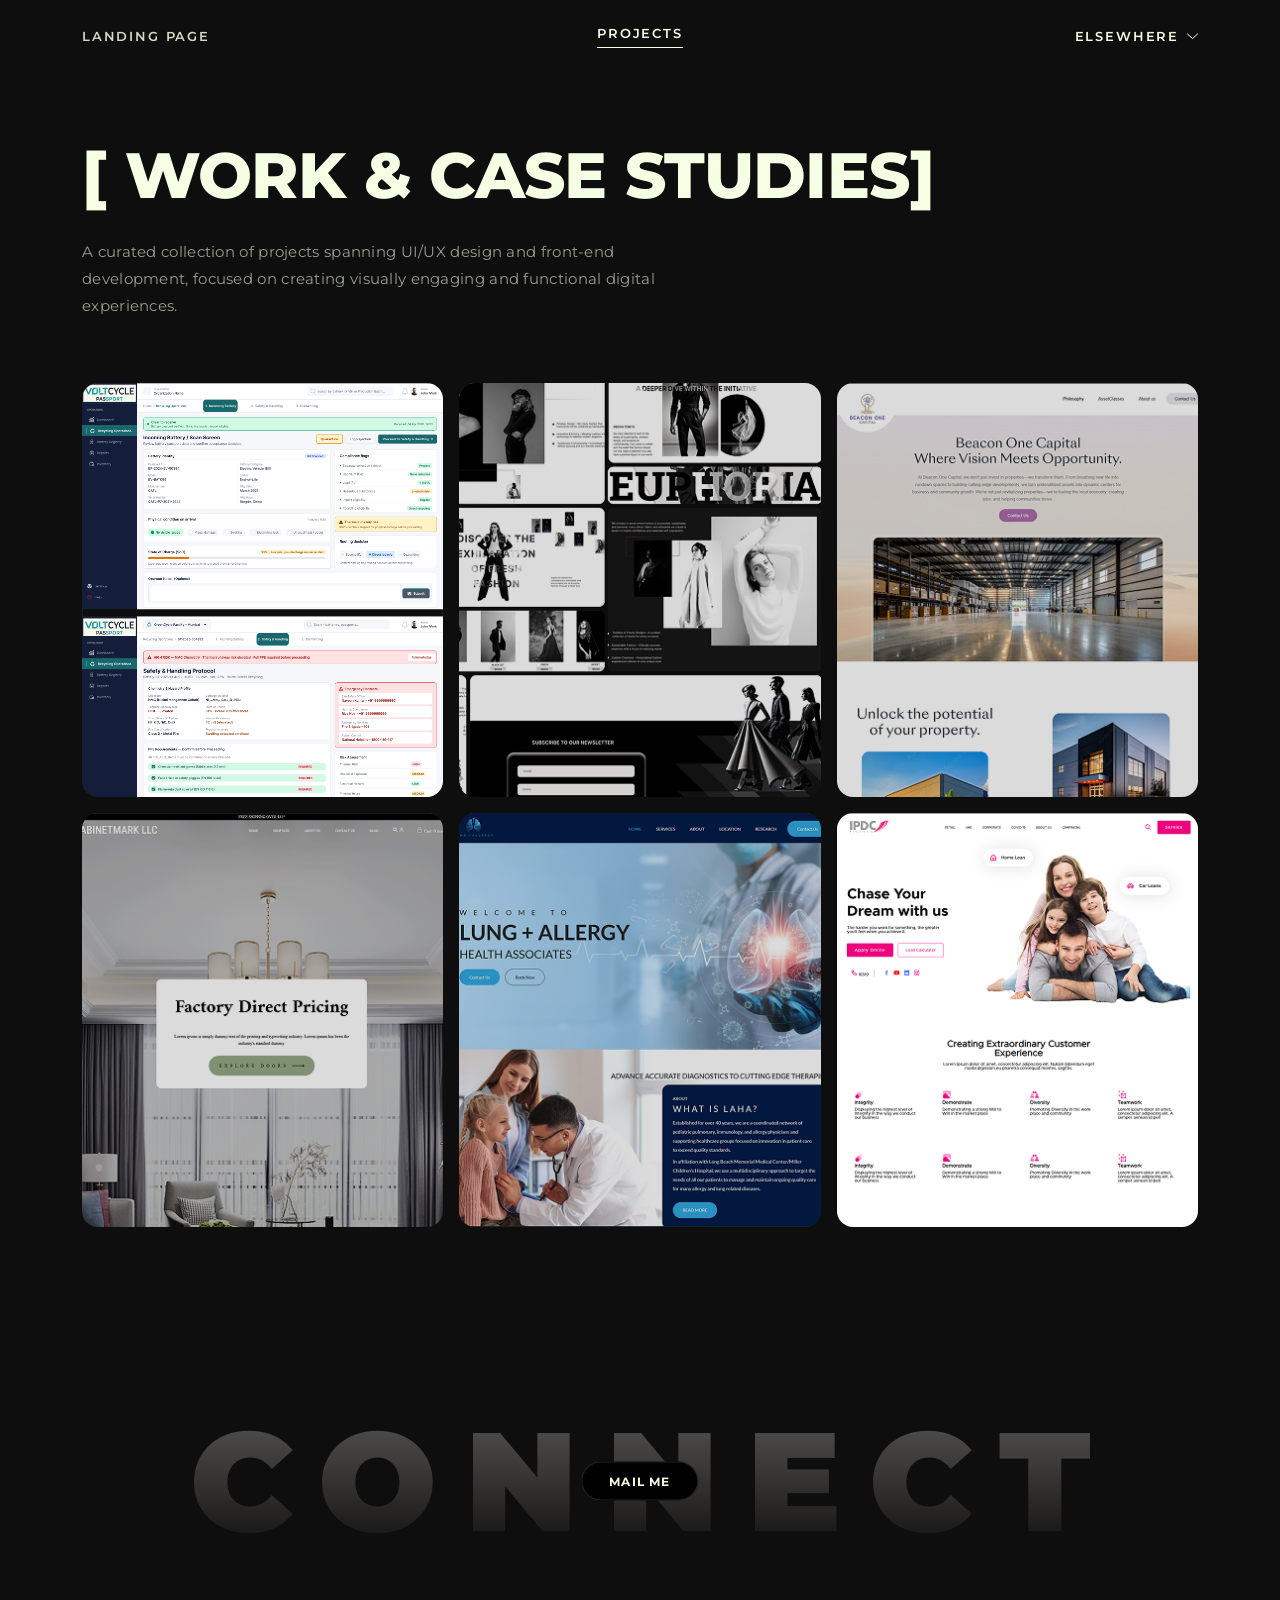
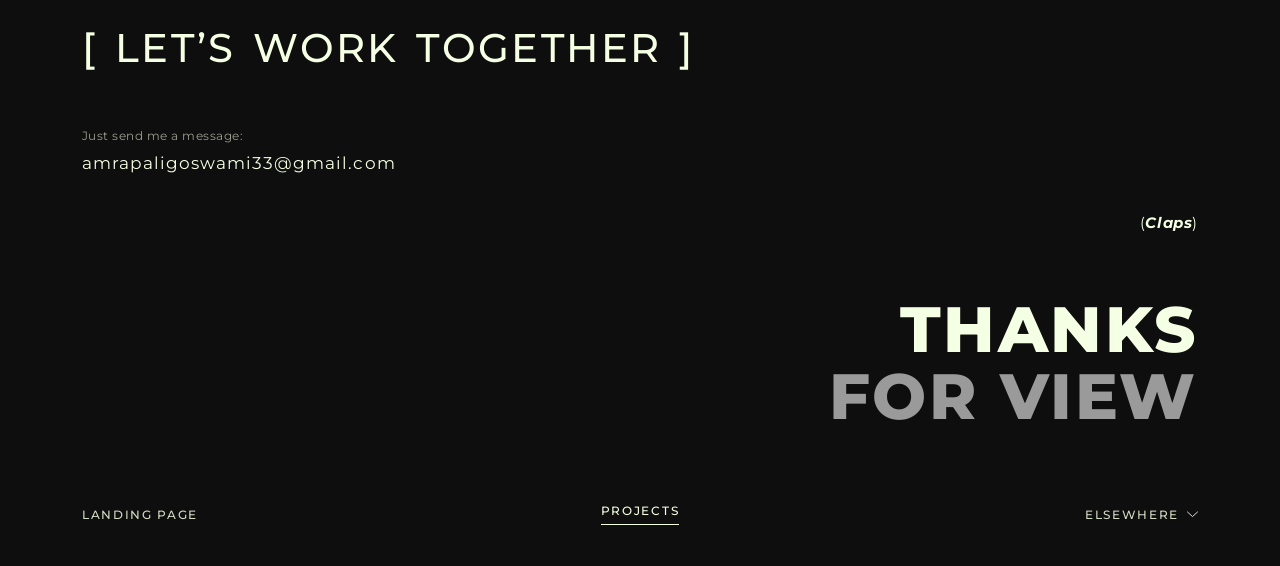
<file: project.html>
﻿<!doctype html>
<html lang="en">
  <head>
    <meta charset="UTF-8" />
    <meta name="viewport" content="width=device-width, initial-scale=1.0" />

    <!--custom css-->
    <link rel="stylesheet" href="./css/global.css" />
    <link rel="stylesheet" href="./css/project.css" />
    <title>Projects | Portfolio</title>
  </head>
  <body>
    <!-- header -->
    <header class="site-header">
      <div class="container header-inner">
        <nav class="site-nav" aria-label="Primary">
          <a href="./index.html" class="nav-link-home">Landing Page</a>
          <a href="./project.html" class="nav-link is-active">Projects</a>

          <div class="elsewhere">
            <button
              class="elsewhere-toggle"
              data-dropdown-toggle
              aria-expanded="false"
              aria-controls="elsewhereMenu"
            >
              Elsewhere
              <img src="./Assets/Images/chevron-down.svg" alt="" class="chevron" />
            </button>
            <ul class="elsewhere-menu" id="elsewhereMenu">
              <li><a href="https://www.linkedin.com/in/amrapali-goswami" target="_blank" rel="noopener">LinkedIn</a></li>
              <li><a href="https://www.behance.net/amrapaliportfolio" target="_blank" rel="noopener">Behance</a></li>
              <li><a href="https://github.com/Amrapali-27" target="_blank" rel="noopener">GitHub</a></li>
            </ul>
          </div>
        </nav>

        <button
          class="hamburger"
          id="hamburgerToggle"
          aria-label="Toggle menu"
          aria-expanded="false"
          aria-controls="mobileNav"
        >
          <span></span>
          <span></span>
          <span></span>
        </button>
      </div>

      <div class="mobile-nav" id="mobileNav">
        <nav class="mobile-nav-links">
          <a href="./index.html" class="mobile-nav-link">Landing Page</a>
          <a href="./project.html" class="mobile-nav-link">Projects</a>
          <a href="https://www.linkedin.com/in/amrapali-goswami" target="_blank" rel="noopener" class="mobile-nav-link">LinkedIn</a>
          <a href="https://www.behance.net/amrapaliportfolio" target="_blank" rel="noopener" class="mobile-nav-link">Behance</a>
          <a href="https://github.com/Amrapali-27" target="_blank" rel="noopener" class="mobile-nav-link">GitHub</a>
        </nav>
      </div>
    </header>

    <!-- case studies -->
    <section class="case-studies">
      <div class="container">
        <h1 class="case-studies-title">[ Work &amp; Case Studies]</h1>
        <p class="case-studies-intro">
          A curated collection of projects spanning UI/UX design and front-end development,
          focused on creating visually engaging and functional digital experiences.
        </p>

        <ul class="flip-grid">
          <li class="flip-card" tabindex="0">
            <div class="flip-card-inner">
              <div class="flip-card-front">
                <img src="./Assets/Images/voltcycle-banner.png" alt="VoltCycle Passport battery recycling operations platform dashboard" loading="lazy" />
              </div>
              <div class="flip-card-back" style="background-image: url('./Assets/Images/red.png')">
                <div class="flip-card-title-bar">
                  <h3>VoltCycle Passport</h3>
                </div>
                <div class="flip-card-body">
                  <div class="flip-card-section">
                    <span class="flip-card-label">About the Project</span>
                    <p>
                      Designed a battery recycling operations platform that helps recyclers
                      inspect incoming batteries, manage safety risks, and track dismantling
                      workflows through a compliance-focused interface.
                    </p>
                  </div>
                  <div class="flip-card-section">
                    <span class="flip-card-label">Tools</span>
                    <p>Figma, HTML, CSS, JavaScript</p>
                  </div>
                  <a href="./VoltCycle.html" class="flip-card-btn" aria-label="Click here to view the VoltCycle case study">Click Here</a>
                </div>
              </div>
            </div>
          </li>

          <li class="flip-card flip-card--light" tabindex="0">
            <div class="flip-card-inner">
              <div class="flip-card-front">
                <img src="./Assets/Images/Aura1.png" alt="Aura fashion editorial and Euphoria collection layout" loading="lazy" />
              </div>
              <div class="flip-card-back" style="background-image: url('./Assets/Images/Aura2.png')">
                <div class="flip-card-title-bar">
                  <h3>Aura</h3>
                </div>
                <div class="flip-card-body">
                  <div class="flip-card-section">
                    <span class="flip-card-label">About the Project</span>
                    <p>
                      Designed and developed a modern fashion web experience focused on visual
                      storytelling, clean layouts, and an immersive, editorial-style user
                      interface.
                    </p>
                  </div>
                  <div class="flip-card-section">
                    <span class="flip-card-label">Tools</span>
                    <p>Figma, HTML, CSS, Bootstrap, JavaScript</p>
                  </div>
                  <a href="./Aura.html" class="flip-card-btn" aria-label="Click here to view the Aura case study">Click Here</a>
                </div>
              </div>
            </div>
          </li>

          <li class="flip-card" tabindex="0">
            <div class="flip-card-inner">
              <div class="flip-card-front">
                <img src="./Assets/Images/beacon1.png" alt="BeaconOne Capital commercial real estate homepage" loading="lazy" />
              </div>
              <div class="flip-card-back" style="background-image: url('./Assets/Images/brown.png')">
                <div class="flip-card-title-bar">
                  <h3>BeaconOne</h3>
                </div>
                <div class="flip-card-body">
                  <div class="flip-card-section">
                    <span class="flip-card-label">About the Project</span>
                    <p>
                      Developed a structured and responsive website emphasizing clarity,
                      usability, and seamless front-end implementation.
                    </p>
                  </div>
                  <div class="flip-card-section">
                    <span class="flip-card-label">Tools</span>
                    <p>Figma, HTML, CSS, Bootstrap, JavaScript</p>
                  </div>
                </div>
              </div>
            </div>
          </li>

          <li class="flip-card" tabindex="0">
            <div class="flip-card-inner">
              <div class="flip-card-front">
                <img src="./Assets/Images/cabinetmark.png" alt="CabinetMark LLC factory direct pricing homepage" loading="lazy" />
              </div>
              <div class="flip-card-back" style="background-image: url('./Assets/Images/green.png')">
                <div class="flip-card-title-bar">
                  <h3>CabinetMark LLC</h3>
                </div>
                <div class="flip-card-body">
                  <div class="flip-card-section">
                    <span class="flip-card-label">About the Project</span>
                    <p>
                      Designed and developed a responsive business website for CabinetMark LLC,
                      focusing on clear service presentation, structured layout, and a
                      professional user experience.
                    </p>
                  </div>
                  <div class="flip-card-section">
                    <span class="flip-card-label">Tools</span>
                    <p>Figma, HTML, CSS, Bootstrap, JavaScript</p>
                  </div>
                </div>
              </div>
            </div>
          </li>

          <li class="flip-card" tabindex="0">
            <div class="flip-card-inner">
              <div class="flip-card-front">
                <img src="./Assets/Images/lungallergy.png" alt="Lung + Allergy Health Associates homepage" loading="lazy" />
              </div>
              <div class="flip-card-back" style="background-image: url('./Assets/Images/blue.png')">
                <div class="flip-card-title-bar">
                  <h3>Lung Allergy</h3>
                </div>
                <div class="flip-card-body">
                  <div class="flip-card-section">
                    <span class="flip-card-label">About the Project</span>
                    <p>
                      Designed a responsive website focused on spreading awareness about lung
                      allergies, with a clear layout, informative content, and easy navigation
                      for users.
                    </p>
                  </div>
                  <div class="flip-card-section">
                    <span class="flip-card-label">Tools</span>
                    <p>Figma, HTML, CSS, Bootstrap, JavaScript</p>
                  </div>
                </div>
              </div>
            </div>
          </li>

          <li class="flip-card" tabindex="0">
            <div class="flip-card-inner">
              <div class="flip-card-front">
                <img src="./Assets/Images/ipdc.png" alt="IPDC personal development homepage" loading="lazy" />
              </div>
              <div class="flip-card-back" style="background-image: url('./Assets/Images/pink.png')">
                <div class="flip-card-title-bar">
                  <h3>IPDC</h3>
                </div>
                <div class="flip-card-body">
                  <div class="flip-card-section">
                    <span class="flip-card-label">About the Project</span>
                    <p>
                      Designed a responsive website for IPDC to present structured personal
                      development content through a clean, intuitive, and user-friendly
                      interface.
                    </p>
                  </div>
                  <div class="flip-card-section">
                    <span class="flip-card-label">Tools</span>
                    <p>Figma, HTML, CSS, JavaScript</p>
                  </div>
                </div>
              </div>
            </div>
          </li>
        </ul>
      </div>
    </section>

    <!-- footer -->
    <footer class="site-footer">
      <div class="container">
        <div class="footer-connect">
          <span class="footer-watermark" aria-hidden="true">Connect</span>
          <a href="mailto:amrapaligoswami33@gmail.com" class="btn-mail">Mail Me</a>
        </div>

        <h2 class="footer-title">[ Let&rsquo;s Work Together ]</h2>

        <div class="footer-contact">
          <span class="footer-contact-label">Just send me a message:</span>
          <a href="mailto:amrapaligoswami33@gmail.com" class="footer-email">amrapaligoswami33@gmail.com</a>
        </div>

        <div class="footer-signoff">
          <span class="footer-claps">(<em>Claps</em>)</span>
          <p class="footer-thanks">
            <span>Thanks</span>
            <span class="footer-thanks-muted">For View</span>
          </p>
        </div>

        <nav class="footer-nav" aria-label="Footer">
          <a href="./index.html" class="footer-link">Landing Page</a>
          <a href="./project.html" class="footer-link is-active">Projects</a>

          <div class="footer-dropdown">
            <button
              class="footer-link footer-dropdown-toggle"
              data-dropdown-toggle
              aria-expanded="false"
              aria-controls="footerElsewhereMenu"
            >
              Elsewhere
              <img src="./Assets/Images/chevron-down.svg" alt="" class="chevron" />
            </button>
            <ul class="footer-menu" id="footerElsewhereMenu">
              <li><a href="https://www.linkedin.com/in/amrapali-goswami" target="_blank" rel="noopener">LinkedIn</a></li>
              <li><a href="https://www.behance.net/amrapaliportfolio" target="_blank" rel="noopener">Behance</a></li>
              <li><a href="https://github.com/Amrapali-27" target="_blank" rel="noopener">GitHub</a></li>
            </ul>
          </div>
        </nav>
      </div>
    </footer>

    <!-- Custom JS -->
    <script src="./js/script.js"></script>
  </body>
</html>
</file>
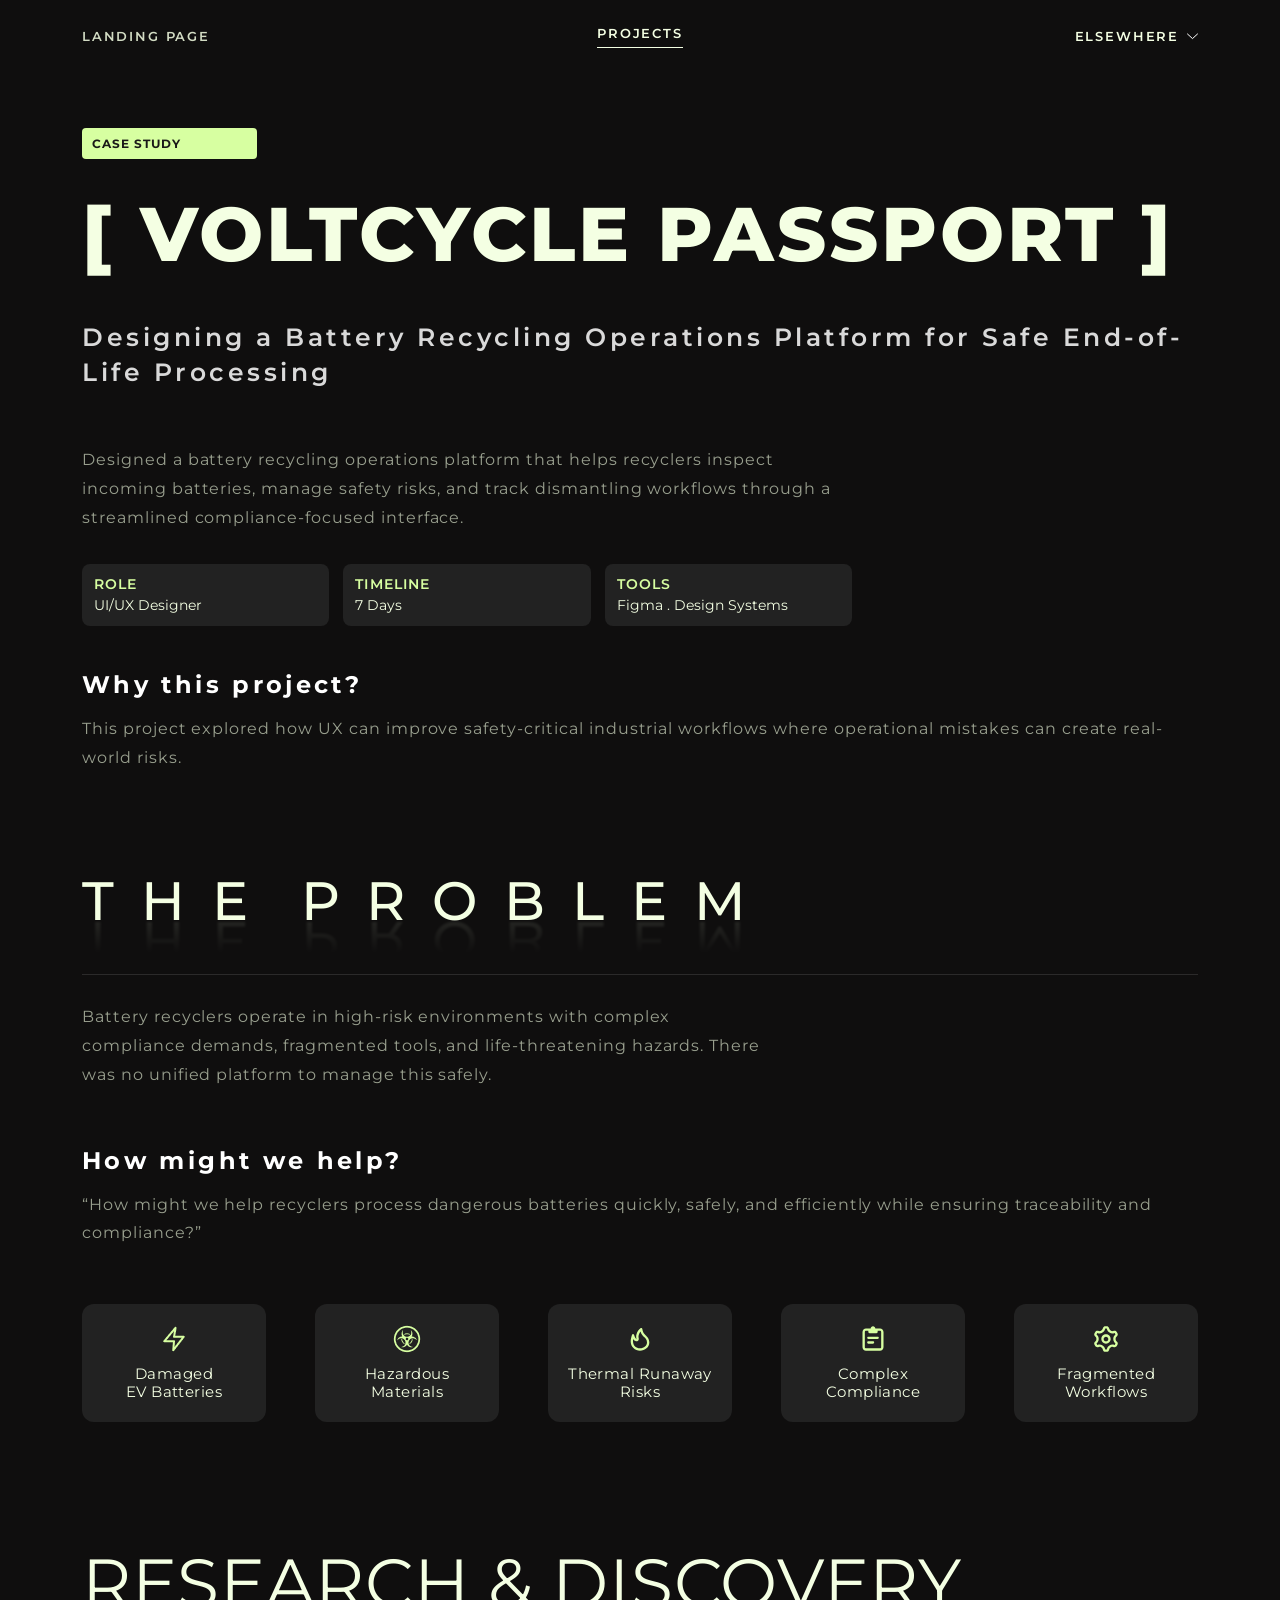
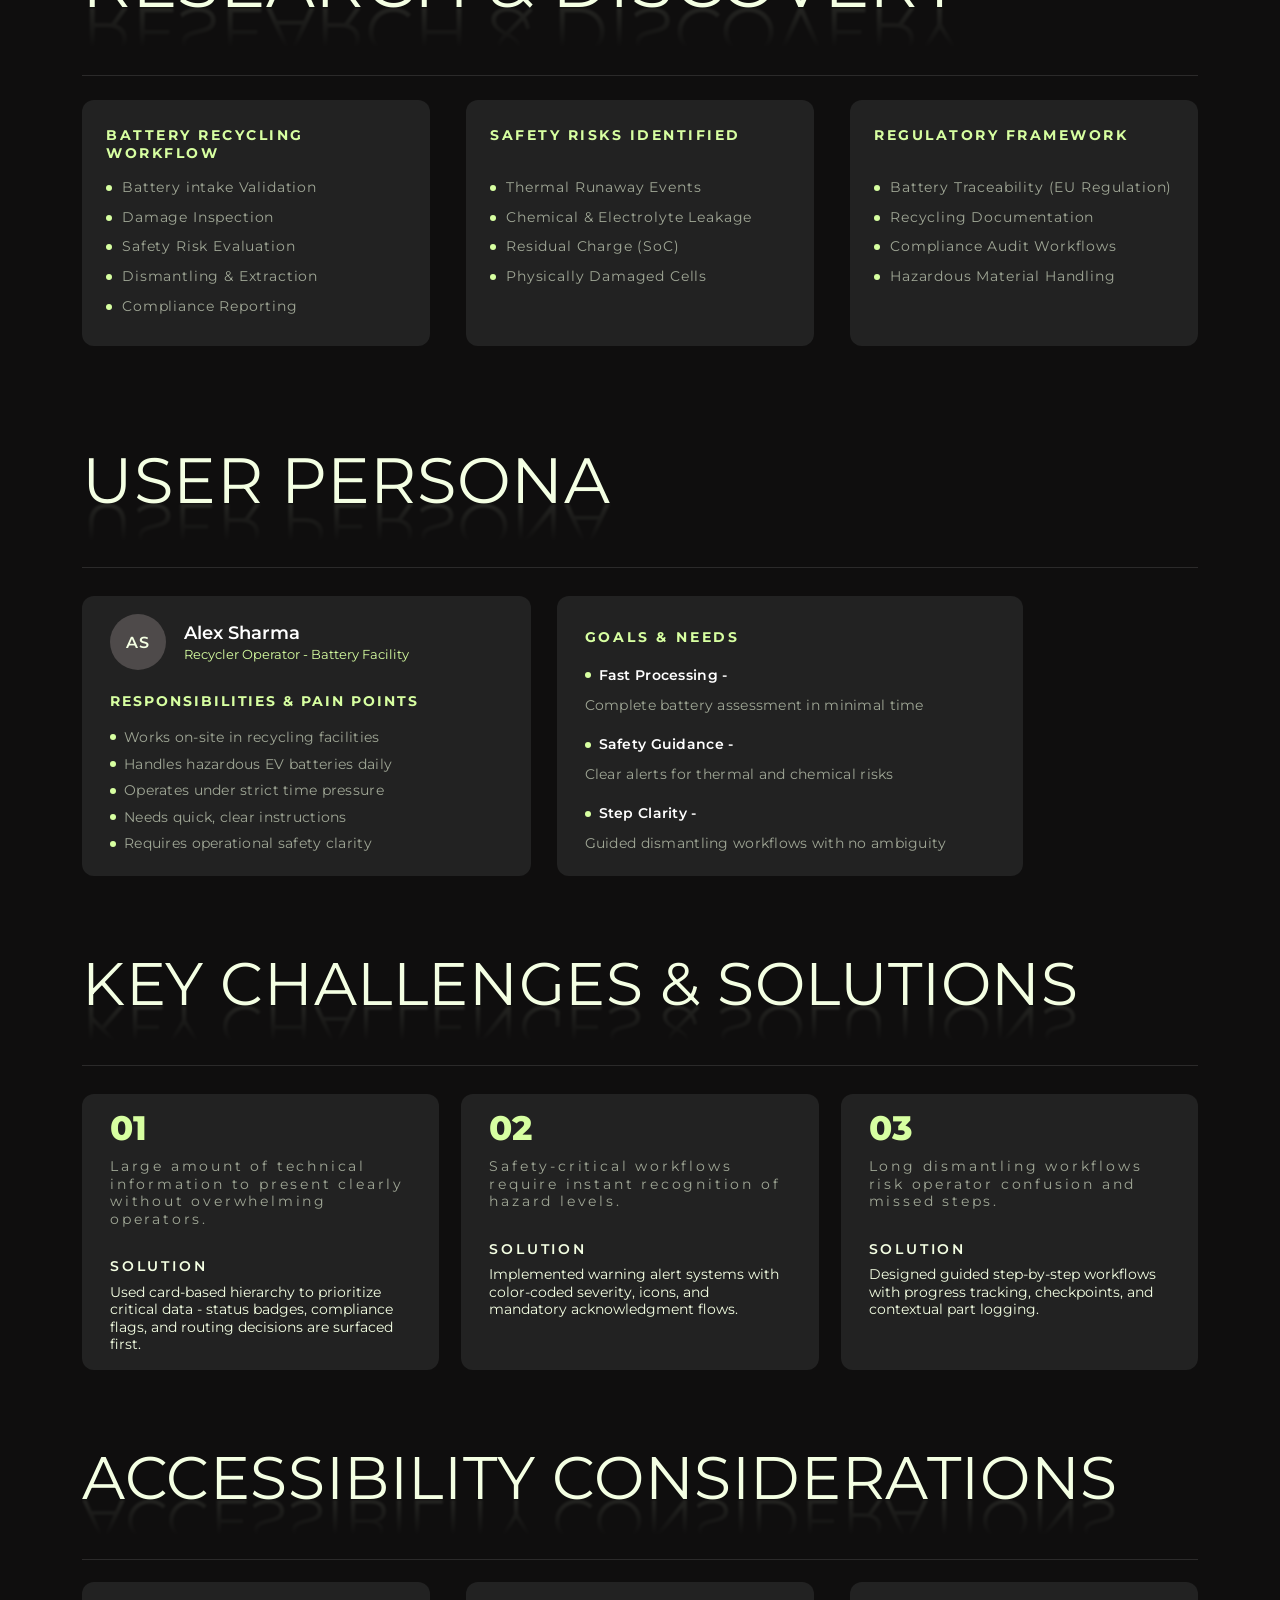
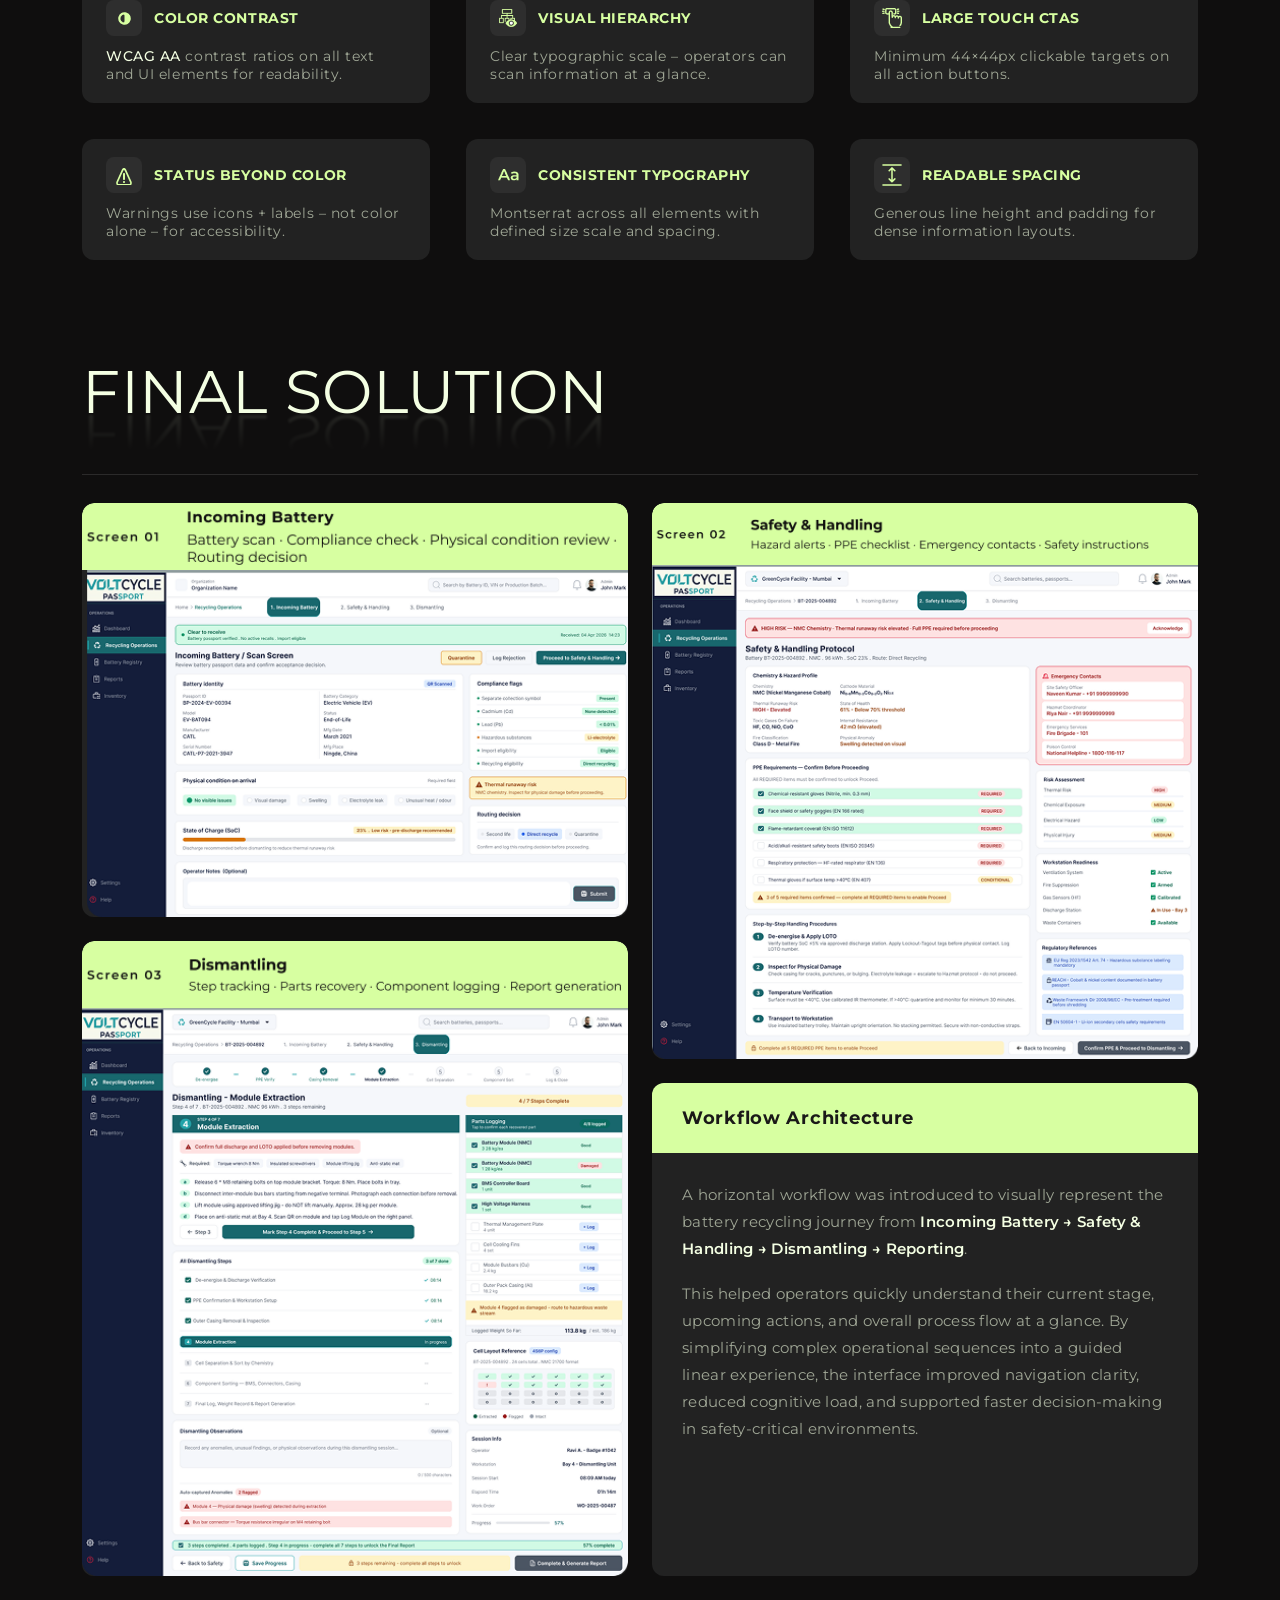
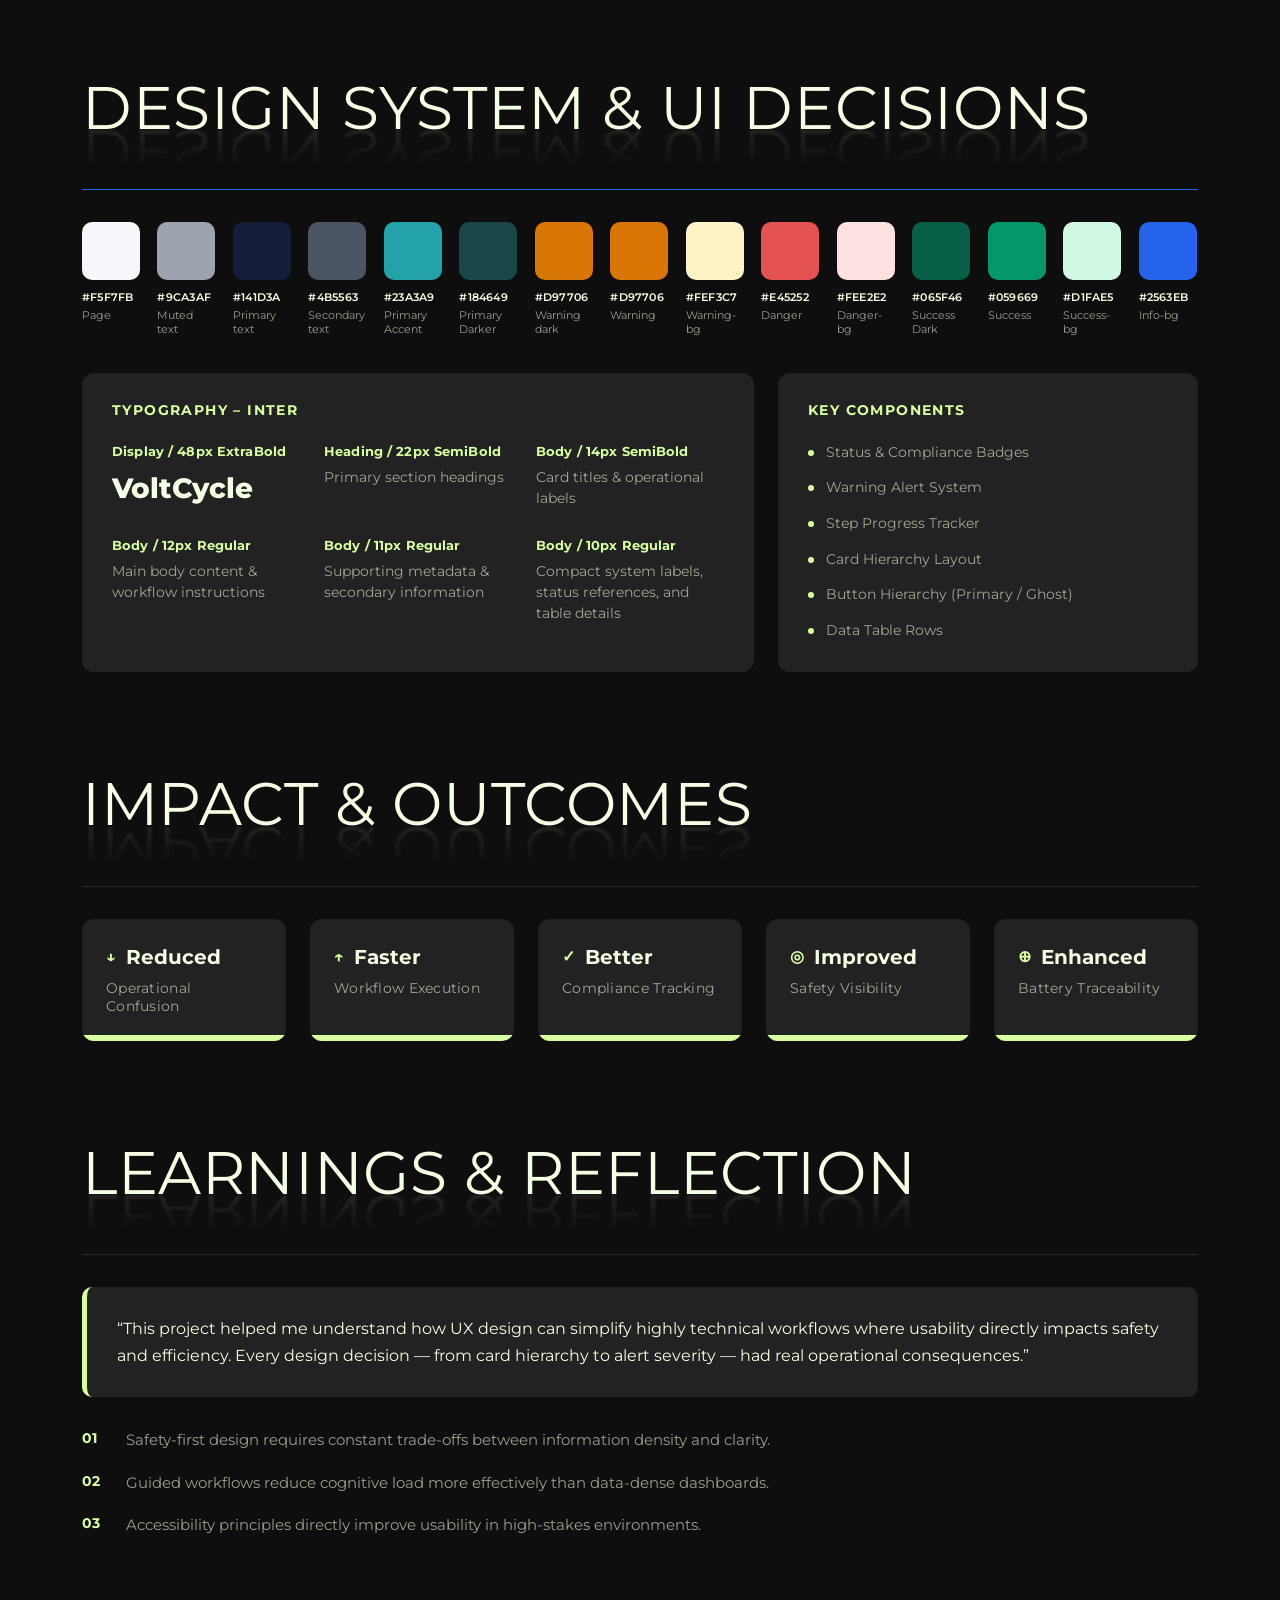
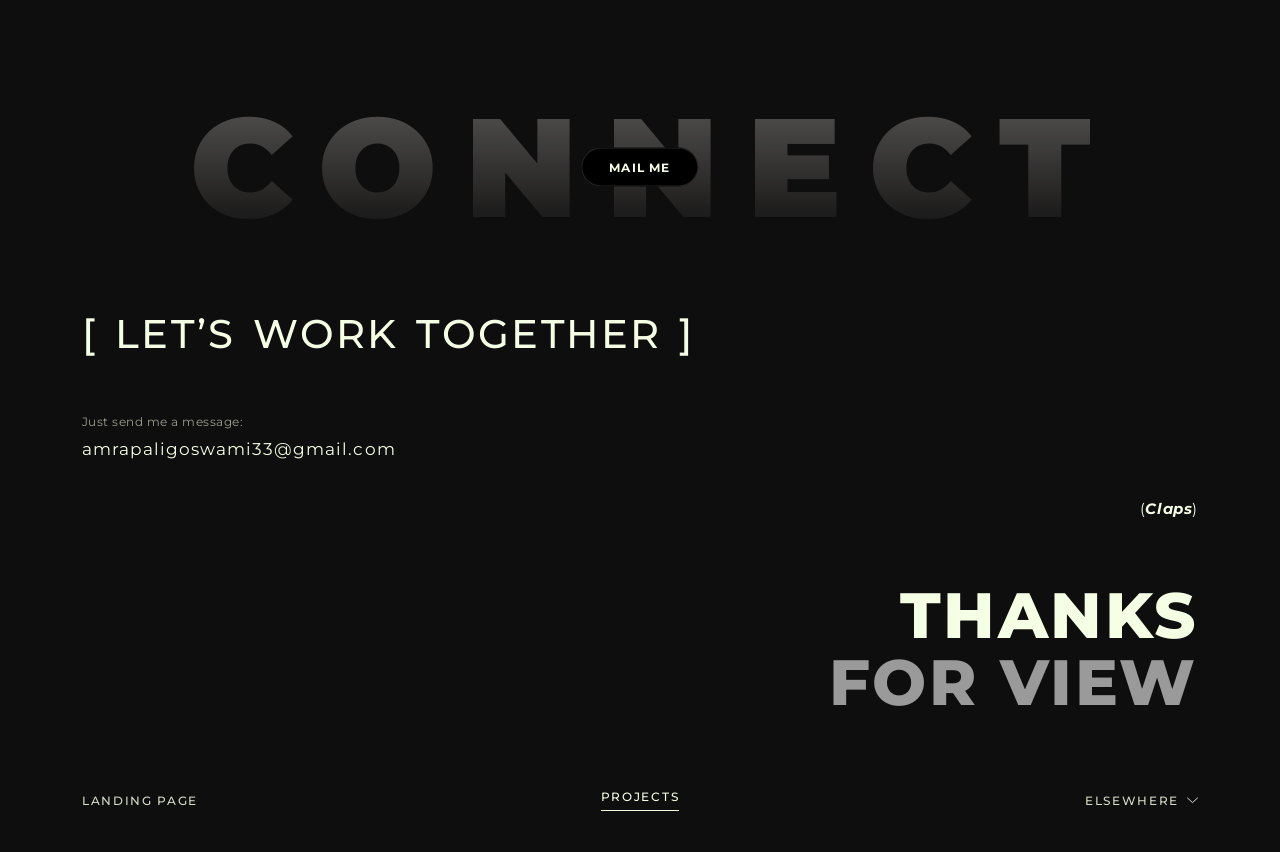
<file: VoltCycle.html>
﻿<!doctype html>
<html lang="en">
  <head>
    <meta charset="UTF-8" />
    <meta name="viewport" content="width=device-width, initial-scale=1.0" />

    <!--custom css-->
    <link rel="stylesheet" href="./css/global.css" />
    <link rel="stylesheet" href="./css/VoltCycle.css" />
    <title>VoltCycle Passport | Case Study</title>
  </head>
  <body>
    <!-- header -->
    <header class="site-header">
      <div class="container header-inner">
        <nav class="site-nav" aria-label="Primary">
          <a href="./index.html" class="nav-link-home">Landing Page</a>
          <a href="./project.html" class="nav-link is-active">Projects</a>

          <div class="elsewhere">
            <button
              class="elsewhere-toggle"
              data-dropdown-toggle
              aria-expanded="false"
              aria-controls="elsewhereMenu"
            >
              Elsewhere
              <img src="./Assets/Images/chevron-down.svg" alt="" class="chevron" />
            </button>
            <ul class="elsewhere-menu" id="elsewhereMenu">
              <li><a href="https://www.linkedin.com/in/amrapali-goswami" target="_blank" rel="noopener">LinkedIn</a></li>
              <li><a href="https://www.behance.net/amrapaliportfolio" target="_blank" rel="noopener">Behance</a></li>
              <li><a href="https://github.com/Amrapali-27" target="_blank" rel="noopener">GitHub</a></li>
            </ul>
          </div>
        </nav>

        <button
          class="hamburger"
          id="hamburgerToggle"
          aria-label="Toggle menu"
          aria-expanded="false"
          aria-controls="mobileNav"
        >
          <span></span>
          <span></span>
          <span></span>
        </button>
      </div>

      <div class="mobile-nav" id="mobileNav">
        <nav class="mobile-nav-links">
          <a href="./index.html" class="mobile-nav-link">Landing Page</a>
          <a href="./project.html" class="mobile-nav-link">Projects</a>
          <a href="https://www.linkedin.com/in/amrapali-goswami" target="_blank" rel="noopener" class="mobile-nav-link">LinkedIn</a>
          <a href="https://www.behance.net/amrapaliportfolio" target="_blank" rel="noopener" class="mobile-nav-link">Behance</a>
          <a href="https://github.com/Amrapali-27" target="_blank" rel="noopener" class="mobile-nav-link">GitHub</a>
        </nav>
      </div>
    </header>

    <!-- banner -->
    <section class="case-study-hero">
      <div class="container">
        <span class="case-study-badge reveal">Case Study</span>

        <h1 class="case-study-title reveal">[ VoltCycle Passport ]</h1>

        <p class="case-study-subtitle reveal">
          Designing a Battery Recycling Operations Platform for Safe End-of-Life Processing
        </p>

        <p class="case-study-desc reveal">
          Designed a battery recycling operations platform that helps recyclers inspect
          incoming batteries, manage safety risks, and track dismantling workflows through a
          streamlined compliance-focused interface.
        </p>

        <ul class="case-study-meta reveal-group">
          <li class="reveal">
            <span>Role</span>
            UI/UX Designer
          </li>
          <li class="reveal">
            <span>Timeline</span>
            7 Days
          </li>
          <li class="reveal">
            <span>Tools</span>
            Figma . Design Systems
          </li>
        </ul>

        <h2 class="case-study-why reveal">Why this project?</h2>
        <p class="case-study-why-text reveal">
          This project explored how UX can improve safety-critical industrial workflows where
          operational mistakes can create real-world risks.
        </p>
      </div>
    </section>

    <!-- the problem -->
    <section class="problem">
      <div class="container">
        <h2 class="section-title section-title--spaced reveal" data-text="The Problem">The Problem</h2>

        <p class="case-study-desc problem-copy reveal">
          Battery recyclers operate in high-risk environments with complex compliance demands,
          fragmented tools, and life-threatening hazards. There was no unified platform to
          manage this safely.
        </p>

        <h3 class="case-study-why problem-help reveal">How might we help?</h3>
        <p class="case-study-why-text reveal">
          &ldquo;How might we help recyclers process dangerous batteries quickly, safely, and
          efficiently while ensuring traceability and compliance?&rdquo;
        </p>

        <ul class="problem-cards reveal-group">
          <li class="reveal"><img src="./Assets/Images/help1.png" alt="" />Damaged<br />EV Batteries</li>
          <li class="reveal"><img src="./Assets/Images/help2.png" alt="" />Hazardous<br />Materials</li>
          <li class="reveal"><img src="./Assets/Images/help3.svg" alt="" />Thermal Runaway<br />Risks</li>
          <li class="reveal"><img src="./Assets/Images/help4.svg" alt="" />Complex<br />Compliance</li>
          <li class="reveal"><img src="./Assets/Images/help5.svg" alt="" />Fragmented<br />Workflows</li>
        </ul>
      </div>
    </section>

    <!-- research and discovery -->
    <section class="research">
      <div class="container">
        <h2 class="section-title section-title--tight reveal" data-text="Research &amp; Discovery">Research &amp; Discovery</h2>

        <div class="research-cards reveal-group">
          <div class="research-card reveal">
            <h3>Battery Recycling Workflow</h3>
            <ul>
              <li>Battery intake Validation</li>
              <li>Damage Inspection</li>
              <li>Safety Risk Evaluation</li>
              <li>Dismantling &amp; Extraction</li>
              <li>Compliance Reporting</li>
            </ul>
          </div>

          <div class="research-card reveal">
            <h3>Safety Risks Identified</h3>
            <ul>
              <li>Thermal Runaway Events</li>
              <li>Chemical &amp; Electrolyte Leakage</li>
              <li>Residual Charge (SoC)</li>
              <li>Physically Damaged Cells</li>
            </ul>
          </div>

          <div class="research-card reveal">
            <h3>Regulatory Framework</h3>
            <ul>
              <li>Battery Traceability (EU Regulation)</li>
              <li>Recycling Documentation</li>
              <li>Compliance Audit Workflows</li>
              <li>Hazardous Material Handling</li>
            </ul>
          </div>
        </div>
      </div>
    </section>

    <!-- user persona -->
    <section class="persona">
      <div class="container">
        <h2 class="section-title section-title--compact reveal" data-text="User Persona">User Persona</h2>

        <div class="persona-cards reveal-group">
          <div class="persona-card reveal">
            <div class="persona-head">
              <div class="persona-avatar" aria-hidden="true">AS</div>
              <div>
                <h3>Alex Sharma</h3>
                <p>Recycler Operator - Battery Facility</p>
              </div>
            </div>

            <h4>Responsibilities &amp; Pain Points</h4>
            <ul class="persona-list">
              <li>Works on-site in recycling facilities</li>
              <li>Handles hazardous EV batteries daily</li>
              <li>Operates under strict time pressure</li>
              <li>Needs quick, clear instructions</li>
              <li>Requires operational safety clarity</li>
            </ul>
          </div>

          <div class="persona-card reveal">
            <h4 class="persona-goals-title">Goals &amp; Needs</h4>
            <ul class="persona-goals">
              <li><strong>Fast Processing -</strong>Complete battery assessment in minimal time</li>
              <li><strong>Safety Guidance -</strong>Clear alerts for thermal and chemical risks</li>
              <li><strong>Step Clarity -</strong>Guided dismantling workflows with no ambiguity</li>
            </ul>
          </div>
        </div>
      </div>
    </section>

    <!-- key challenges -->
    <section class="challenges">
      <div class="container">
        <h2 class="section-title section-title--long reveal" data-text="Key Challenges &amp; Solutions">Key Challenges &amp; Solutions</h2>

        <div class="challenge-cards reveal-group">
          <div class="challenge-card reveal">
            <span class="challenge-number">01</span>
            <p class="challenge-text">
              Large amount of technical information to present clearly without overwhelming
              operators.
            </p>
            <h3>Solution</h3>
            <p>
              Used card-based hierarchy to prioritize critical data - status badges, compliance
              flags, and routing decisions are surfaced first.
            </p>
          </div>

          <div class="challenge-card reveal">
            <span class="challenge-number">02</span>
            <p class="challenge-text">
              Safety-critical workflows require instant recognition of hazard levels.
            </p>
            <h3>Solution</h3>
            <p>
              Implemented warning alert systems with color-coded severity, icons, and mandatory
              acknowledgment flows.
            </p>
          </div>

          <div class="challenge-card reveal">
            <span class="challenge-number">03</span>
            <p class="challenge-text">
              Long dismantling workflows risk operator confusion and missed steps.
            </p>
            <h3>Solution</h3>
            <p>
              Designed guided step-by-step workflows with progress tracking, checkpoints, and
              contextual part logging.
            </p>
          </div>
        </div>
      </div>
    </section>

    <!-- accessibility -->
    <section class="accessibility">
      <div class="container">
        <h2 class="section-title section-title--long reveal" data-text="Accessibility Considerations">Accessibility Considerations</h2>

        <div class="access-cards reveal-group">
          <div class="access-card reveal">
            <h3><span><img src="./Assets/Images/mask.png" alt="" /></span>Color Contrast</h3>
            <p><strong>WCAG AA</strong> contrast ratios on all text and UI elements for readability.</p>
          </div>
          <div class="access-card reveal">
            <h3><span><img src="./Assets/Images/visual-organization 1.png" alt="" /></span>Visual Hierarchy</h3>
            <p>Clear typographic scale &ndash; operators can scan information at a glance.</p>
          </div>
          <div class="access-card reveal">
            <h3><span><img src="./Assets/Images/press 1.png" alt="" /></span>Large Touch CTAs</h3>
            <p>Minimum 44&times;44px clickable targets on all action buttons.</p>
          </div>
          <div class="access-card reveal">
            <h3><span><img src="./Assets/Images/light.svg" alt="" /></span>Status Beyond Color</h3>
            <p>Warnings use icons + labels &ndash; not color alone &ndash; for accessibility.</p>
          </div>
          <div class="access-card reveal">
            <h3><span><img src="./Assets/Images/Aa.png" alt="" /></span>Consistent Typography</h3>
            <p>Montserrat across all elements with defined size scale and spacing.</p>
          </div>
          <div class="access-card reveal">
            <h3><span><img src="./Assets/Images/pharagraphspacing.png" alt="" /></span>Readable Spacing</h3>
            <p>Generous line height and padding for dense information layouts.</p>
          </div>
        </div>
      </div>
    </section>

    <!-- final solution -->
    <section class="solution">
      <div class="container">
        <h2 class="section-title section-title--long reveal" data-text="Final Solution">Final Solution</h2>

        <div class="solution-grid">
          <div class="solution-col">
            <div class="solution-card reveal">
              <img
                class="solution-shot"
                src="./Assets/Images/solution1.png"
                alt="Screen 01 - Incoming Battery: battery scan, compliance check, physical condition review, routing decision"
              />
            </div>
            <div class="solution-card reveal">
              <img
                class="solution-shot"
                src="./Assets/Images/solution3.png"
                alt="Screen 03 - Dismantling: step tracking, parts recovery, component logging, report generation"
              />
            </div>
          </div>

          <div class="solution-col">
            <div class="solution-card reveal">
              <img
                class="solution-shot"
                src="./Assets/Images/solution2.png"
                alt="Screen 02 - Safety &amp; Handling: hazard alerts, PPE checklist, emergency contacts, safety instructions"
              />
            </div>

            <div class="solution-workflow reveal">
              <div class="solution-workflow-header">
                <h3>Workflow Architecture</h3>
              </div>
              <div class="solution-workflow-body">
                <p>
                  A horizontal workflow was introduced to visually represent the battery recycling
                  journey from
                  <strong>Incoming Battery &rarr; Safety &amp; Handling &rarr; Dismantling &rarr; Reporting</strong>.
                </p>
                <p>
                  This helped operators quickly understand their current stage, upcoming actions, and
                  overall process flow at a glance. By simplifying complex operational sequences into
                  a guided linear experience, the interface improved navigation clarity, reduced
                  cognitive load, and supported faster decision-making in safety-critical
                  environments.
                </p>
              </div>
            </div>
          </div>
        </div>
      </div>
    </section>

    <!-- design system -->
    <section class="design-system">
      <div class="container">
        <h2
          class="section-title section-title--long section-title--accent reveal"
          data-text="Design System &amp; UI Decisions"
        >
          Design System &amp; UI Decisions
        </h2>

        <div class="ds-swatches reveal">
          <div class="ds-swatch">
            <span class="ds-swatch-color" style="background: #f5f7fb; --i: 0"></span>
            <span class="ds-swatch-hex">#F5F7FB</span>
            <span class="ds-swatch-label">Page</span>
          </div>
          <div class="ds-swatch">
            <span class="ds-swatch-color" style="background: #9ca3af; --i: 1"></span>
            <span class="ds-swatch-hex">#9CA3AF</span>
            <span class="ds-swatch-label">Muted text</span>
          </div>
          <div class="ds-swatch">
            <span class="ds-swatch-color" style="background: #141d3a; --i: 2"></span>
            <span class="ds-swatch-hex">#141D3A</span>
            <span class="ds-swatch-label">Primary text</span>
          </div>
          <div class="ds-swatch">
            <span class="ds-swatch-color" style="background: #4b5563; --i: 3"></span>
            <span class="ds-swatch-hex">#4B5563</span>
            <span class="ds-swatch-label">Secondary text</span>
          </div>
          <div class="ds-swatch">
            <span class="ds-swatch-color" style="background: #23a3a9; --i: 4"></span>
            <span class="ds-swatch-hex">#23A3A9</span>
            <span class="ds-swatch-label">Primary Accent</span>
          </div>
          <div class="ds-swatch">
            <span class="ds-swatch-color" style="background: #184649; --i: 5"></span>
            <span class="ds-swatch-hex">#184649</span>
            <span class="ds-swatch-label">Primary Darker</span>
          </div>
          <div class="ds-swatch">
            <span class="ds-swatch-color" style="background: #d97706; --i: 6"></span>
            <span class="ds-swatch-hex">#D97706</span>
            <span class="ds-swatch-label">Warning dark</span>
          </div>
          <div class="ds-swatch">
            <span class="ds-swatch-color" style="background: #d97706; --i: 7"></span>
            <span class="ds-swatch-hex">#D97706</span>
            <span class="ds-swatch-label">Warning</span>
          </div>
          <div class="ds-swatch">
            <span class="ds-swatch-color" style="background: #fef3c7; --i: 8"></span>
            <span class="ds-swatch-hex">#FEF3C7</span>
            <span class="ds-swatch-label">Warning-bg</span>
          </div>
          <div class="ds-swatch">
            <span class="ds-swatch-color" style="background: #e45252; --i: 9"></span>
            <span class="ds-swatch-hex">#E45252</span>
            <span class="ds-swatch-label">Danger</span>
          </div>
          <div class="ds-swatch">
            <span class="ds-swatch-color" style="background: #fee2e2; --i: 10"></span>
            <span class="ds-swatch-hex">#FEE2E2</span>
            <span class="ds-swatch-label">Danger-bg</span>
          </div>
          <div class="ds-swatch">
            <span class="ds-swatch-color" style="background: #065f46; --i: 11"></span>
            <span class="ds-swatch-hex">#065F46</span>
            <span class="ds-swatch-label">Success Dark</span>
          </div>
          <div class="ds-swatch">
            <span class="ds-swatch-color" style="background: #059669; --i: 12"></span>
            <span class="ds-swatch-hex">#059669</span>
            <span class="ds-swatch-label">Success</span>
          </div>
          <div class="ds-swatch">
            <span class="ds-swatch-color" style="background: #d1fae5; --i: 13"></span>
            <span class="ds-swatch-hex">#D1FAE5</span>
            <span class="ds-swatch-label">Success-bg</span>
          </div>
          <div class="ds-swatch">
            <span class="ds-swatch-color" style="background: #2563eb; --i: 14"></span>
            <span class="ds-swatch-hex">#2563EB</span>
            <span class="ds-swatch-label">Info-bg</span>
          </div>
        </div>

        <div class="ds-panels reveal-group">
          <div class="ds-panel reveal">
            <h3>Typography &ndash; Inter</h3>

            <div class="ds-type-grid">
              <div class="ds-type-item">
                <span class="ds-type-label">Display / 48px ExtraBold</span>
                <p class="ds-type-sample ds-type-sample--display">VoltCycle</p>
              </div>
              <div class="ds-type-item">
                <span class="ds-type-label">Heading / 22px SemiBold</span>
                <p class="ds-type-sample">Primary section headings</p>
              </div>
              <div class="ds-type-item">
                <span class="ds-type-label">Body / 14px SemiBold</span>
                <p class="ds-type-sample">Card titles &amp; operational labels</p>
              </div>
              <div class="ds-type-item">
                <span class="ds-type-label">Body / 12px Regular</span>
                <p class="ds-type-sample">Main body content &amp; workflow instructions</p>
              </div>
              <div class="ds-type-item">
                <span class="ds-type-label">Body / 11px Regular</span>
                <p class="ds-type-sample">Supporting metadata &amp; secondary information</p>
              </div>
              <div class="ds-type-item">
                <span class="ds-type-label">Body / 10px Regular</span>
                <p class="ds-type-sample">
                  Compact system labels, status references, and table details
                </p>
              </div>
            </div>
          </div>

          <div class="ds-panel reveal">
            <h3>Key Components</h3>

            <ul class="ds-component-list">
              <li>Status &amp; Compliance Badges</li>
              <li>Warning Alert System</li>
              <li>Step Progress Tracker</li>
              <li>Card Hierarchy Layout</li>
              <li>Button Hierarchy (Primary / Ghost)</li>
              <li>Data Table Rows</li>
            </ul>
          </div>
        </div>
      </div>
    </section>

    <!-- impact & outcomes -->
    <section class="impact">
      <div class="container">
        <h2 class="section-title section-title--long reveal" data-text="Impact &amp; Outcomes">Impact &amp; Outcomes</h2>

        <div class="impact-cards reveal-group">
          <div class="impact-card reveal">
            <div class="impact-card-content">
              <h3><span class="impact-icon">&darr;</span>Reduced</h3>
              <p>Operational Confusion</p>
            </div>
            <span class="impact-bar"></span>
          </div>
          <div class="impact-card reveal">
            <div class="impact-card-content">
              <h3><span class="impact-icon">&uarr;</span>Faster</h3>
              <p>Workflow Execution</p>
            </div>
            <span class="impact-bar"></span>
          </div>
          <div class="impact-card reveal">
            <div class="impact-card-content">
              <h3><span class="impact-icon">&check;</span>Better</h3>
              <p>Compliance Tracking</p>
            </div>
            <span class="impact-bar"></span>
          </div>
          <div class="impact-card reveal">
            <div class="impact-card-content">
              <h3><span class="impact-icon">&#9678;</span>Improved</h3>
              <p>Safety Visibility</p>
            </div>
            <span class="impact-bar"></span>
          </div>
          <div class="impact-card reveal">
            <div class="impact-card-content">
              <h3><span class="impact-icon">&#8853;</span>Enhanced</h3>
              <p>Battery Traceability</p>
            </div>
            <span class="impact-bar"></span>
          </div>
        </div>
      </div>
    </section>

    <!-- learnings & reflection -->
    <section class="learnings">
      <div class="container">
        <h2
          class="section-title section-title--long reveal"
          data-text="Learnings &amp; Reflection"
        >
          Learnings &amp; Reflection
        </h2>

        <blockquote class="learnings-quote reveal">
          &ldquo;This project helped me understand how UX design can simplify highly technical
          workflows where usability directly impacts safety and efficiency. Every design decision
          &mdash; from card hierarchy to alert severity &mdash; had real operational
          consequences.&rdquo;
        </blockquote>

        <div class="learnings-list reveal-group">
          <div class="learnings-item reveal">
            <span class="learnings-index">01</span>
            <p class="learnings-text">
              Safety-first design requires constant trade-offs between information density and
              clarity.
            </p>
          </div>
          <div class="learnings-item reveal">
            <span class="learnings-index">02</span>
            <p class="learnings-text">
              Guided workflows reduce cognitive load more effectively than data-dense dashboards.
            </p>
          </div>
          <div class="learnings-item reveal">
            <span class="learnings-index">03</span>
            <p class="learnings-text">
              Accessibility principles directly improve usability in high-stakes environments.
            </p>
          </div>
        </div>
      </div>
    </section>

    <!-- footer -->
    <footer class="site-footer">
      <div class="container">
        <div class="footer-connect">
          <span class="footer-watermark" aria-hidden="true">Connect</span>
          <a href="mailto:amrapaligoswami33@gmail.com" class="btn-mail">Mail Me</a>
        </div>

        <h2 class="footer-title">[ Let&rsquo;s Work Together ]</h2>

        <div class="footer-contact">
          <span class="footer-contact-label">Just send me a message:</span>
          <a href="mailto:amrapaligoswami33@gmail.com" class="footer-email">amrapaligoswami33@gmail.com</a>
        </div>

        <div class="footer-signoff">
          <span class="footer-claps">(<em>Claps</em>)</span>
          <p class="footer-thanks">
            <span>Thanks</span>
            <span class="footer-thanks-muted">For View</span>
          </p>
        </div>

        <nav class="footer-nav" aria-label="Footer">
          <a href="./index.html" class="footer-link">Landing Page</a>
          <a href="./project.html" class="footer-link is-active">Projects</a>

          <div class="footer-dropdown">
            <button
              class="footer-link footer-dropdown-toggle"
              data-dropdown-toggle
              aria-expanded="false"
              aria-controls="footerElsewhereMenu"
            >
              Elsewhere
              <img src="./Assets/Images/chevron-down.svg" alt="" class="chevron" />
            </button>
            <ul class="footer-menu" id="footerElsewhereMenu">
              <li><a href="https://www.linkedin.com/in/amrapali-goswami" target="_blank" rel="noopener">LinkedIn</a></li>
              <li><a href="https://www.behance.net/amrapaliportfolio" target="_blank" rel="noopener">Behance</a></li>
              <li><a href="https://github.com/Amrapali-27" target="_blank" rel="noopener">GitHub</a></li>
            </ul>
          </div>
        </nav>
      </div>
    </footer>

    <!-- Custom JS -->
    <script src="./js/script.js"></script>
  </body>
</html>
</file>
<file: css/global.css>
/* reset and base */
@import url('https://fonts.googleapis.com/css2?family=Montserrat:ital,wght@0,100..900;1,100..900&display=swap');


* {
  margin: 0;
  padding: 0;
  box-sizing: border-box;
}
:root {
  --primary-color: #0f0e0e;
  --cream: #e8e4db;
  --cream-dark: #d9d5cb;
  --text-light: #f4ffe3;
  --text-muted: rgba(244, 255, 227, 0.6);
  --text-dark: #1a1918;
  --text-dark-muted: rgba(26, 25, 24, 0.55);
  --font-family: "Montserrat", sans-serif;
}
body {
  font-family: var(--font-family);
  
  background-color: var(--primary-color);
}

html {
  overflow-x: hidden;
}

html,
body {
  scroll-behavior: smooth;
}
a {
  display: inline-block;
  text-decoration: none;
  /* align-items: center; */
  color: inherit;
}
button {
  all: unset;
  display: inline-flex;
  align-items: center;
  justify-content: center;
  cursor: pointer;
}

ul {
  list-style-type: none;
  padding: 0;
}
.container {
  max-width: 1164px;
  margin-inline: auto;
  padding-inline: 24px;
}

/* header */

.site-header {
  position: sticky;
  top: 0;
  z-index: 100;
  padding-block: 24px;
  background: var(--primary-color);
}

.header-inner {
  display: flex;
  align-items: center;
  justify-content: flex-end;
}

.site-nav {
  flex: 1;
  display: grid;
  grid-template-columns: 1fr auto 1fr;
  align-items: center;
  gap: 16px;
}

.nav-link,
.nav-link-home {
  color: var(--text-light);
  font-size: 13px;
  font-weight: 600;
  letter-spacing: 0.14em;
  text-transform: uppercase;
  opacity: 0.85;
  transition: opacity 0.2s ease;
}

.nav-link {
  grid-column: 2;
  justify-self: center;
}

.nav-link-home {
  grid-column: 1;
  justify-self: start;
}

.nav-link:hover,
.nav-link-home:hover {
  opacity: 1;
}

.nav-link.is-active,
.nav-link-home.is-active {
  opacity: 1;
  padding-bottom: 6px;
  border-bottom: 1px solid var(--text-light);
}

.elsewhere {
  grid-column: 3;
  justify-self: end;
  position: relative;
}

.elsewhere-toggle {
  gap: 8px;
  color: var(--text-light);
  font-family: var(--font-family);
  font-size: 13px;
  font-weight: 600;
  letter-spacing: 0.14em;
  text-transform: uppercase;
}

.elsewhere-toggle .chevron,
.footer-dropdown-toggle .chevron {
  width: 11px;
  height: auto;
  transition: transform 0.25s ease;
}

.elsewhere-toggle[aria-expanded="true"] .chevron,
.footer-dropdown-toggle[aria-expanded="true"] .chevron {
  transform: rotate(180deg);
}

.elsewhere-menu,
.footer-menu {
  position: absolute;
  top: calc(100% + 14px);
  right: 0;
  min-width: 160px;
  background: var(--cream);
  border-radius: 12px;
  padding: 10px;
  box-shadow: 0 16px 40px rgba(0, 0, 0, 0.35);
  opacity: 0;
  visibility: hidden;
  transform: translateY(-8px);
  transition: opacity 0.2s ease, transform 0.2s ease, visibility 0.2s ease;
}

.elsewhere-menu.is-open,
.footer-menu.is-open {
  opacity: 1;
  visibility: visible;
  transform: translateY(0);
}

.elsewhere-menu li + li,
.footer-menu li + li {
  margin-top: 2px;
}

.elsewhere-menu a,
.footer-menu a {
  display: block;
  padding: 8px 12px;
  border-radius: 8px;
  color: var(--text-dark);
  font-size: 13px;
  font-weight: 600;
  letter-spacing: 0.04em;
}

.elsewhere-menu a:hover,
.footer-menu a:hover {
  background: var(--cream-dark);
}

/* hamburger */
.hamburger {
  display: none;
  flex-direction: column;
  justify-content: center;
  gap: 6px;
  width: 28px;
  height: 20px;
  z-index: 60;
}

.hamburger span {
  display: block;
  width: 100%;
  height: 2px;
  border-radius: 2px;
  background: var(--text-light);
  transform-origin: center;
  transition: transform 0.3s ease, opacity 0.3s ease;
}

.hamburger[aria-expanded="true"] span:nth-child(1) {
  transform: translateY(8px) rotate(45deg);
}

.hamburger[aria-expanded="true"] span:nth-child(2) {
  opacity: 0;
  transform: scaleX(0);
}

.hamburger[aria-expanded="true"] span:nth-child(3) {
  transform: translateY(-8px) rotate(-45deg);
}

/* mobile nav */
.mobile-nav {
  position: fixed;
  inset: 0;
  z-index: 50;
  display: flex;
  flex-direction: column;
  align-items: center;
  justify-content: flex-start;
  padding-top: 140px;
  background: var(--primary-color);
  opacity: 0;
  visibility: hidden;
  transform: translateY(-16px);
  transition: opacity 0.3s ease, transform 0.3s ease, visibility 0.3s ease;
}

.mobile-nav.is-open {
  opacity: 1;
  visibility: visible;
  transform: translateY(0);
}

.mobile-nav-links {
  display: flex;
  flex-direction: column;
  align-items: center;
  gap: 30px;
}

.mobile-nav-link {
  color: var(--text-light);
  font-size: 24px;
  font-weight: 700;
  letter-spacing: 0.08em;
  text-transform: uppercase;
  opacity: 0.85;
  transition: opacity 0.2s ease;
}

.mobile-nav-link:hover {
  opacity: 1;
}

/* footer */
.site-footer {
  padding-top: 64px;
  color: var(--text-light);
}

.footer-connect {
  position: relative;
  display: flex;
  align-items: center;
  justify-content: center;
}

.footer-watermark {
  /* letter-spacing pushes it off center */
  margin-right: -0.2em;
  font-size: clamp(40px, 12vw, 140px);
  font-weight: 900;
  line-height: 1;
  letter-spacing: 0.2em;
  text-transform: uppercase;
  white-space: nowrap;
  background: linear-gradient(180deg, rgba(245, 244, 240, 0.3) 0%, rgba(245, 244, 240, 0.02) 100%);
  -webkit-background-clip: text;
  background-clip: text;
  color: transparent;
  user-select: none;
}

.btn-mail {
  position: absolute;
  top: 50%;
  left: 50%;
  transform: translate(-50%, -50%);
  padding: 12px 28px;
  border-radius: 999px;
  background: #000;
  box-shadow: inset 0 0 0 1px rgba(245, 244, 240, 0.14);
  color: var(--text-light);
  font-size: 12px;
  font-weight: 700;
  letter-spacing: 0.1em;
  text-transform: uppercase;
  white-space: nowrap;
  transition: background 0.2s ease, color 0.2s ease;
}

.btn-mail:hover {
  background: var(--text-light);
  color: var(--text-dark);
}

.footer-title {
  margin-top: 72px;
  font-size: clamp(24px, 3.4vw, 40px);
  font-weight: 500;
  letter-spacing: 0.06em;
  text-transform: uppercase;
  word-spacing: 0.1em;
}

.footer-contact {
  display: flex;
  flex-direction: column;
  align-items: flex-start;
  gap: 10px;
  margin-top: 56px;
}

.footer-contact-label {
  color: var(--text-muted);
  font-size: 12px;
  letter-spacing: 0.04em;
}

.footer-email {
  font-size: clamp(15px, 1.6vw, 17px);
  letter-spacing: 0.06em;
  background: linear-gradient(currentColor, currentColor) 0 100% / 0 1px no-repeat;
  transition: background-size 0.3s ease;
}

.footer-email:hover {
  background-size: 100% 1px;
}

.footer-signoff {
  display: flex;
  flex-direction: column;
  align-items: flex-end;
  margin-top: 40px;
  text-align: right;
}

.footer-claps {
  font-size: 15px;
  letter-spacing: 0.04em;
}

.footer-claps em {
  font-weight: 700;
}

.footer-thanks {
  display: flex;
  flex-direction: column;
  margin-top: 64px;
  font-size: clamp(40px, 6vw, 64px);
  font-weight: 800;
  line-height: 1.05;
  letter-spacing: 0.04em;
  text-transform: uppercase;
}

.footer-thanks-muted {
  color: #9a9a9a;
}

.footer-nav {
  display: grid;
  grid-template-columns: 1fr auto 1fr;
  align-items: center;
  gap: 16px;
  margin-top: 40px;
  padding-block: 32px 40px;
}

.footer-link {
  gap: 8px;
  color: var(--text-light);
  font-family: var(--font-family);
  font-size: 12px;
  font-weight: 500;
  letter-spacing: 0.14em;
  text-transform: uppercase;
  opacity: 0.85;
  transition: opacity 0.2s ease;
}

.footer-link:hover,
.footer-dropdown-toggle[aria-expanded="true"] {
  opacity: 1;
}

.footer-link.is-active {
  opacity: 1;
  padding-bottom: 6px;
  border-bottom: 1px solid var(--text-light);
}

.footer-nav > :first-child {
  justify-self: start;
}

.footer-nav > :last-child {
  justify-self: end;
}

.footer-dropdown {
  position: relative;
}

/* opens upwards, no room below */
.footer-menu {
  top: auto;
  bottom: calc(100% + 14px);
  left: 0;
  right: auto;
  transform: translateY(8px);
}

.footer-dropdown:last-child .footer-menu {
  left: auto;
  right: 0;
}

@media (max-width: 768px) {
  .site-nav {
    display: none;
  }

  .hamburger {
    display: flex;
  }
}

@media (max-width: 576px) {
  .site-footer {
    padding-top: 40px;
  }

  .btn-mail {
    padding: 10px 20px;
    font-size: 11px;
  }

  .footer-title {
    margin-top: 48px;
  }

  .footer-contact {
    margin-top: 32px;
  }

  .footer-email {
    word-break: break-all;
  }

  .footer-thanks {
    margin-top: 32px;
  }

  .footer-nav {
    margin-top: 32px;
    padding-block: 24px 32px;
    border-top: 1px solid rgba(245, 244, 240, 0.1);
    gap: 12px;
  }

  .footer-link {
    font-size: 11px;
    letter-spacing: 0.1em;
  }
}
</file>
<file: css/project.css>
/* projects page */

.case-studies {
  padding-block: 64px 120px;
}

.case-studies-title {
  color: var(--text-light);
  font-size: clamp(32px, 5.4vw, 64px);
  font-weight: 800;
  letter-spacing: -0.01em;
  text-transform: uppercase;
}

.case-studies-intro {
  max-width: 640px;
  margin-top: 24px;
  color: var(--text-muted);
  font-size: 15px;
  line-height: 1.8;
  letter-spacing: 0.02em;
}

/* cards */
.flip-grid {
  display: grid;
  grid-template-columns: repeat(3, 1fr);
  gap: 16px;
  margin-top: 64px;
}

.flip-card {
  aspect-ratio: 365 / 418;
  border-radius: 16px;
}

.flip-card-inner {
  position: relative;
  width: 100%;
  height: 100%;
  border-radius: inherit;
  transition: transform 0.8s cubic-bezier(0.16, 1, 0.3, 1);
  transform-style: preserve-3d;
}

.flip-card:hover .flip-card-inner,
.flip-card:focus-visible .flip-card-inner,
.flip-card:focus-within .flip-card-inner,
.flip-card.is-flipped .flip-card-inner {
  transform: rotateY(180deg);
}

.flip-card-front,
.flip-card-back {
  position: absolute;
  inset: 0;
  border-radius: inherit;
  overflow: hidden;
  backface-visibility: hidden;
  -webkit-backface-visibility: hidden;
}

.flip-card-front {
  box-shadow: inset 0 0 0 1px rgba(245, 244, 240, 0.08);
}

.flip-card-front img {
  display: block;
  width: 100%;
  height: 100%;
  object-fit: cover;
  object-position: top center;
}

.flip-card-back {
  display: flex;
  flex-direction: column;
  transform: rotateY(180deg);
  background-size: cover;
  background-position: center;
}

.flip-card-title-bar {
  flex: 0 0 auto;
  padding: 16px 20px;
  background: #f4ffe3;
  text-align: center;
}

.flip-card-title-bar h3 {
  color: var(--text-dark);
  font-size: 24px;
  font-weight: 800;
  letter-spacing: 0.04em;
  text-transform: uppercase;
}

.flip-card-body {
  flex: 1;
  min-height: 0;
  display: flex;
  flex-direction: column;
  justify-content: center;
  gap: 18px;
  padding: 22px 24px;
  color: var(--text-dark);
  text-align: center;
}

.flip-card-label {
  display: block;
  margin-bottom: 8px;
  font-size: 12px;
  font-weight: 800;
  letter-spacing: 0.08em;
}

.flip-card-section p {
  font-size: 15px;
  line-height: 1.7;
  letter-spacing: 0.05em;
  text-align: justify;
  text-align-last: center;
  color: rgba(26, 25, 24, 0.75);
}

/* aura card is dark so light text */
.flip-card--light .flip-card-body {
  color: var(--text-light);
}

.flip-card--light .flip-card-section p {
  color: var(--text-muted);
}

.flip-card-btn {
  flex: 0 0 auto;
  align-self: center;
  padding: 10px 24px;
  border-radius: 999px;
  background: var(--text-light);
  color: var(--text-dark);
  font-size: 12px;
  font-weight: 700;
  letter-spacing: 0.1em;
  text-transform: uppercase;
  transition: background 0.2s ease, transform 0.3s cubic-bezier(0.16, 1, 0.3, 1);
}

.flip-card-btn:hover {
  background: #d7ffa1;
  transform: translateY(-2px);
}

.flip-card-btn:focus-visible {
  outline: 2px solid var(--text-light);
  outline-offset: 3px;
}

/* responsive */
/* button was overflowing on small cards */
@media (min-width: 993px) and (max-width: 1120px), (max-width: 440px) {
  .flip-card--light .flip-card-body {
    gap: 10px;
    padding: 12px 18px;
  }

  .flip-card--light .flip-card-label {
    margin-bottom: 4px;
  }

  .flip-card--light .flip-card-section p {
    font-size: 13px;
    line-height: 1.5;
    letter-spacing: 0.02em;
  }
}

@media (max-width: 992px) {
  .case-studies {
    padding-block: 48px 96px;
  }

  .flip-grid {
    grid-template-columns: repeat(2, 1fr);
    gap: 14px;
    margin-top: 48px;
  }
}

@media (max-width: 576px) {
  .case-studies {
    padding-block: 32px 64px;
  }

  .flip-grid {
    grid-template-columns: 1fr;
    gap: 16px;
    margin-top: 40px;
  }

  .flip-card {
    aspect-ratio: auto;
    height: 340px;
  }
}
</file>
<file: css/VoltCycle.css>
/* voltcycle page */

/* scroll reveal */
.reveal {
  opacity: 0;
  transform: translateY(28px);
  transition: opacity 0.7s cubic-bezier(0.16, 1, 0.3, 1), transform 0.7s cubic-bezier(0.16, 1, 0.3, 1);
}

.reveal.is-visible,
.reveal-group.is-visible > .reveal {
  opacity: 1;
  transform: translateY(0);
}

.reveal-group > .reveal:nth-child(1) {
  transition-delay: 0ms;
}
.reveal-group > .reveal:nth-child(2) {
  transition-delay: 80ms;
}
.reveal-group > .reveal:nth-child(3) {
  transition-delay: 160ms;
}
.reveal-group > .reveal:nth-child(4) {
  transition-delay: 240ms;
}
.reveal-group > .reveal:nth-child(5) {
  transition-delay: 320ms;
}
.reveal-group > .reveal:nth-child(6) {
  transition-delay: 400ms;
}

@media (prefers-reduced-motion: reduce) {
  .reveal,
  .reveal-group > .reveal {
    opacity: 1;
    transform: none;
    transition: none;
  }
}

/* banner */
.case-study-hero {
  padding-block: 56px 96px;
}

.case-study-badge {
  display: inline-block;
  min-width: 175px;
  padding: 8px 10px;
  border-radius: 4px;
  background: #d7ffa1;
  color: var(--text-dark);
  font-size: 12px;
  font-weight: 700;
  letter-spacing: 0.08em;
  text-transform: uppercase;
}

.case-study-title {
  margin-top: 28px;
  color: var(--text-light);
  font-size: clamp(32px, 6.2vw, 76px);
  font-weight: 800;
  letter-spacing: 0.04em;
  text-transform: uppercase;
}

.case-study-subtitle {
  margin-top: 40px;
  color: #d9d9d9;
  font-size: clamp(18px, 2.1vw, 25px);
  font-weight: 600;
  line-height: 1.4;
  letter-spacing: 0.14em;
}

.case-study-desc,
.case-study-why-text {
  color: var(--text-muted);
  font-size: 16px;
  line-height: 1.8;
  letter-spacing: 0.06em;
}

.case-study-desc {
  max-width: 770px;
  margin-top: 56px;
}

.case-study-meta {
  display: grid;
  grid-template-columns: repeat(3, 1fr);
  gap: 14px;
  max-width: 770px;
  margin-top: 32px;
}

.case-study-meta li {
  padding: 10px 12px;
  border-radius: 8px;
  background: #222222;
  color: var(--text-light);
  font-size: 14px;
  line-height: 1.5;
}

.case-study-meta span {
  display: block;
  color: #d7ffa1;
  font-weight: 600;
  letter-spacing: 0.08em;
  text-transform: uppercase;
}

.case-study-why {
  margin-top: 44px;
  color: #ffffff;
  font-size: 24px;
  font-weight: 700;
  letter-spacing: 0.14em;
}

.case-study-why-text {
  margin-top: 16px;
}

/* section titles */
.section-title {
  position: relative;
  padding-bottom: 0.75em;
  border-bottom: 1px solid rgba(245, 244, 240, 0.12);
  color: var(--text-light);
  font-weight: 500;
  line-height: 1.2;
  text-transform: uppercase;
}

.section-title::after {
  content: attr(data-text);
  position: absolute;
  top: 0.72em;
  left: 0;
  transform: scaleY(-1);
  color: inherit;
  opacity: 0.22;
  filter: blur(1px);
  -webkit-mask-image: linear-gradient(to bottom, transparent 30%, rgba(0, 0, 0, 0.6));
  mask-image: linear-gradient(to bottom, transparent 30%, rgba(0, 0, 0, 0.6));
  pointer-events: none;
  user-select: none;
}

.section-title--spaced {
  font-size: clamp(30px, 4.4vw, 54px);
  letter-spacing: 0.5em;
  word-spacing: -0.3em;
}

.section-title--tight {
  font-size: clamp(20px, 6.6vw, 68px);
  font-weight: 400;
  letter-spacing: 0.01em;
}

.section-title--compact,
.section-title--long {
  font-weight: 400;
  letter-spacing: 0.01em;
}

.section-title--compact {
  font-size: clamp(20px, 5.2vw, 64px);
}

.section-title--long {
  font-size: clamp(14px, 4.7vw, 64px);
}

/* the problem */
.problem {
  padding-bottom: 120px;
}

.problem-copy {
  max-width: 690px;
  margin-top: 28px;
}

.problem-help {
  margin-top: 56px;
}

.problem-cards {
  display: flex;
  flex-wrap: wrap;
  justify-content: space-between;
  gap: 16px;
  margin-top: 56px;
}

.problem-cards li {
  flex: 0 1 184px;
  display: flex;
  flex-direction: column;
  align-items: center;
  justify-content: center;
  gap: 12px;
  min-height: 118px;
  padding: 20px 8px;
  border-radius: 12px;
  background: #222222;
  color: var(--text-light);
  font-size: 15px;
  line-height: 1.25;
  letter-spacing: 0.03em;
  text-align: center;
}

.problem-cards img {
  display: block;
  width: 28px;
  height: 28px;
  transition: transform 0.5s cubic-bezier(0.16, 1, 0.3, 1);
}

.problem-cards li:hover img {
  transform: scale(1.15);
}

/* research and discovery */
.research {
  padding-bottom: 96px;
}

.research-cards {
  display: grid;
  grid-template-columns: repeat(3, 1fr);
  gap: 36px;
  margin-top: 24px;
}

.research-card {
  padding: 26px 24px 30px;
  border-radius: 12px;
  background: #222222;
}

.research-card h3 {
  min-height: 2.6em;
  color: #d7ffa1;
  font-size: 14px;
  font-weight: 700;
  line-height: 1.3;
  letter-spacing: 0.18em;
  text-transform: uppercase;
}

.research-card ul {
  display: flex;
  flex-direction: column;
  gap: 10px;
  margin-top: 16px;
}

.research-card li {
  position: relative;
  padding-left: 16px;
  color: var(--text-muted);
  font-size: 14px;
  line-height: 1.4;
  letter-spacing: 0.06em;
}

.research-card li::before {
  content: "";
  position: absolute;
  top: 0.5em;
  left: 0;
  width: 6px;
  height: 6px;
  border-radius: 50%;
  background: #d7ffa1;
}

/* user persona */
.persona,
.challenges {
  padding-bottom: 72px;
}

.persona-cards {
  display: grid;
  grid-template-columns: 40.2% 41.8%;
  gap: 26px;
  margin-top: 28px;
}

.persona-card,
.challenge-card,
.access-card {
  border-radius: 12px;
  background: #222222;
}

.persona-card {
  padding: 18px 28px 22px;
}

.persona-head {
  display: flex;
  align-items: center;
  gap: 18px;
}

.persona-avatar {
  flex: 0 0 auto;
  display: flex;
  align-items: center;
  justify-content: center;
  width: 56px;
  height: 56px;
  border-radius: 50%;
  background: #4e4a4a;
  color: var(--text-light);
  font-size: 16px;
  font-weight: 600;
  letter-spacing: 0.04em;
}

.persona-head h3 {
  color: #ffffff;
  font-size: 18px;
  font-weight: 600;
}

.persona-head p {
  margin-top: 2px;
  color: #d7ffa1;
  font-size: 13px;
}

.persona-card h4 {
  margin-top: 22px;
  color: #d7ffa1;
  font-size: 14px;
  font-weight: 700;
  letter-spacing: 0.14em;
  text-transform: uppercase;
}

.persona-card .persona-goals-title {
  margin-top: 14px;
  letter-spacing: 0.2em;
}

.persona-list,
.persona-goals {
  display: flex;
  flex-direction: column;
  color: var(--text-muted);
  font-size: 14px;
  line-height: 1.4;
  letter-spacing: 0.02em;
}

.persona-list {
  gap: 7px;
  margin-top: 18px;
}

.persona-goals {
  gap: 20px;
  margin-top: 20px;
}

.persona-list li,
.persona-goals strong {
  position: relative;
  display: block;
  padding-left: 14px;
}

.persona-list li::before,
.persona-goals strong::before {
  content: "";
  position: absolute;
  top: 0.45em;
  left: 0;
  width: 6px;
  height: 6px;
  border-radius: 50%;
  background: #d7ffa1;
}

.persona-goals strong {
  margin-bottom: 10px;
  color: #ffffff;
  font-weight: 600;
}

/* key challenges */
.challenge-cards {
  display: grid;
  grid-template-columns: repeat(3, 1fr);
  gap: 22px;
  margin-top: 28px;
}

.challenge-card {
  padding: 12px 28px 16px;
  color: var(--text-light);
  font-size: 14px;
  line-height: 1.25;
}

.challenge-number {
  display: block;
  color: #d7ffa1;
  font-size: 34px;
  font-weight: 800;
  line-height: 1.3;
}

.challenge-card .challenge-text {
  margin-top: 8px;
  margin-bottom: 30px;
  color: var(--text-muted);
  letter-spacing: 0.2em;
}

.challenge-card h3 {
  margin-bottom: 8px;
  font-size: 14px;
  font-weight: 600;
  letter-spacing: 0.2em;
  text-transform: uppercase;
}

/* final solution */
.solution {
  padding-bottom: 96px;
}

.solution-grid {
  display: flex;
  align-items: stretch;
  gap: 24px;
  margin-top: 28px;
}

.solution-col {
  display: flex;
  flex: 1 1 0;
  min-width: 0;
  flex-direction: column;
  gap: 24px;
}

.solution-card {
  overflow: hidden;
  border-radius: 12px;
  background: #222222;
}

.solution-shot {
  display: block;
  width: 100%;
  height: auto;
  border-radius: 12px;
  transition: transform 0.6s cubic-bezier(0.16, 1, 0.3, 1);
}

.solution-card:hover .solution-shot {
  transform: scale(1.04);
}

.solution-workflow {
  display: flex;
  flex: 1;
  flex-direction: column;
  overflow: hidden;
  border-radius: 12px;
  background: #222222;
}

.solution-workflow-header {
  padding: 24px 30px;
  background: #d7ffa1;
}

.solution-workflow-header h3 {
  color: var(--text-dark);
  font-size: 18px;
  font-weight: 700;
  letter-spacing: 0.04em;
}

.solution-workflow-body {
  padding: 28px 30px 32px;
}

.solution-workflow-body p + p {
  margin-top: 18px;
}

.solution-workflow-body p {
  color: var(--text-muted);
  font-size: 15px;
  line-height: 1.8;
  letter-spacing: 0.02em;
}

.solution-workflow strong {
  color: var(--text-light);
  font-weight: 600;
}

/* design system */
.design-system {
  padding-bottom: 96px;
}

.section-title--accent {
  border-bottom-color: #2563eb;
}

.ds-swatches {
  display: flex;
  flex-wrap: nowrap;
  gap: 16px;
  margin-top: 32px;
}

.ds-swatch {
  display: flex;
  flex: 1 1 0;
  min-width: 0;
  flex-direction: column;
  align-items: flex-start;
  gap: 10px;
}

.ds-swatch-color {
  display: block;
  width: 100%;
  max-width: 58px;
  aspect-ratio: 1 / 1;
  border-radius: 10px;
  transform: scale(0);
  transition: transform 0.6s cubic-bezier(0.16, 1, 0.3, 1) calc(var(--i, 0) * 60ms);
}

.ds-swatches.is-visible .ds-swatch-color {
  transform: scale(1);
}

@media (prefers-reduced-motion: reduce) {
  .ds-swatch-color {
    transform: none;
    transition: none;
  }
}

.ds-swatch-hex {
  color: var(--text-light);
  font-size: 11px;
  font-weight: 600;
  letter-spacing: 0.02em;
}

.ds-swatch-label {
  margin-top: -6px;
  color: var(--text-muted);
  font-size: 11px;
  line-height: 1.3;
}

.ds-panels {
  display: grid;
  grid-template-columns: 1.6fr 1fr;
  gap: 24px;
  margin-top: 36px;
}

.ds-panel {
  padding: 28px 30px 32px;
  border-radius: 12px;
  background: #222222;
}

.ds-panel h3 {
  color: #d7ffa1;
  font-size: 14px;
  font-weight: 700;
  letter-spacing: 0.1em;
  text-transform: uppercase;
}

.ds-type-grid {
  display: grid;
  grid-template-columns: repeat(3, 1fr);
  gap: 28px 24px;
  margin-top: 24px;
}

.ds-type-label {
  display: block;
  color: #d7ffa1;
  font-size: 13px;
  font-weight: 700;
  letter-spacing: 0.01em;
}

.ds-type-sample {
  margin-top: 8px;
  color: var(--text-muted);
  font-size: 14px;
  line-height: 1.5;
}

.ds-type-sample--display {
  color: var(--text-light);
  font-size: 28px;
  font-weight: 800;
}

.ds-component-list {
  margin-top: 24px;
  display: flex;
  flex-direction: column;
  gap: 16px;
}

.ds-component-list li {
  position: relative;
  padding-left: 18px;
  color: var(--text-muted);
  font-size: 14px;
  line-height: 1.4;
}

.ds-component-list li::before {
  content: "";
  position: absolute;
  top: 0.5em;
  left: 0;
  width: 6px;
  height: 6px;
  border-radius: 50%;
  background: #d7ffa1;
}

/* accessibility */
.accessibility {
  padding-bottom: 96px;
}

.access-cards {
  display: grid;
  grid-template-columns: repeat(3, 1fr);
  gap: 36px;
  margin-top: 22px;
}

.access-card {
  padding: 18px 24px 20px;
  color: var(--text-muted);
  font-size: 14px;
  line-height: 1.25;
  letter-spacing: 0.04em;
}

.access-card h3 {
  display: flex;
  align-items: center;
  gap: 12px;
  color: #d7ffa1;
  font-size: 14px;
  font-weight: 700;
  text-transform: uppercase;
}

.access-card h3 span {
  flex: 0 0 auto;
  display: flex;
  align-items: center;
  justify-content: center;
  width: 36px;
  height: 36px;
  border-radius: 8px;
  background: #2e2e2e;
  transition: transform 0.5s cubic-bezier(0.16, 1, 0.3, 1), background 0.3s ease;
}

.access-card:hover h3 span {
  transform: scale(1.1);
  background: #353535;
}

.access-card p {
  margin-top: 12px;
}

.access-card strong {
  color: var(--text-light);
  font-weight: 500;
}

/* impact & outcomes */
.impact {
  padding-bottom: 96px;
}

.impact-cards {
  display: grid;
  grid-template-columns: repeat(5, 1fr);
  gap: 24px;
  margin-top: 32px;
}

.impact-card {
  display: flex;
  flex-direction: column;
  overflow: hidden;
  border-radius: 12px;
  background: #222222;
}

.impact-card-content {
  flex: 1;
  padding: 26px 24px 20px;
}

.impact-card h3 {
  display: flex;
  align-items: center;
  gap: 10px;
  color: var(--text-light);
  font-size: 20px;
  font-weight: 700;
}

.impact-icon {
  color: #d7ffa1;
  font-size: 16px;
  font-weight: 700;
}

.impact-card p {
  margin-top: 10px;
  color: var(--text-muted);
  font-size: 14px;
  letter-spacing: 0.02em;
}

.impact-bar {
  display: block;
  height: 6px;
  background: #d7ffa1;
}

/* learnings & reflection */
.learnings {
  padding-bottom: 96px;
}

.learnings-quote {
  margin-top: 32px;
  padding: 28px 30px;
  border-left: 5px solid #d7ffa1;
  border-radius: 10px;
  background: #222222;
  color: var(--text-light);
  font-size: 16px;
  font-style: normal;
  line-height: 1.7;
}

.learnings-list {
  display: flex;
  flex-direction: column;
  gap: 20px;
  margin-top: 32px;
}

.learnings-item {
  display: flex;
  align-items: flex-start;
  gap: 18px;
}

.learnings-index {
  flex: 0 0 auto;
  width: 26px;
  color: #d7ffa1;
  font-size: 14px;
  font-weight: 700;
}

.learnings-text {
  color: var(--text-muted);
  font-size: 15px;
  line-height: 1.5;
}

/* responsive */
@media (max-width: 992px) {
  .persona-cards,
  .access-cards {
    grid-template-columns: 1fr 1fr;
    gap: 16px;
  }

  .solution-grid {
    flex-direction: column;
  }

  .ds-panels {
    grid-template-columns: 1fr;
  }

  .ds-type-grid {
    grid-template-columns: 1fr 1fr;
  }

  .impact-cards {
    grid-template-columns: repeat(3, 1fr);
  }
}

@media (max-width: 768px) {
  .case-study-hero {
    padding-block: 40px 64px;
  }

  .case-study-title {
    margin-top: 20px;
    line-height: 1.2;
  }

  .case-study-subtitle {
    margin-top: 24px;
    letter-spacing: 0.08em;
  }

  .case-study-desc {
    margin-top: 32px;
  }

  .section-title--spaced {
    letter-spacing: 0.3em;
    word-spacing: -0.2em;
  }

  .problem {
    padding-bottom: 72px;
  }

  .problem-copy {
    margin-top: 24px;
  }

  .problem-help {
    margin-top: 40px;
  }

  .problem-cards {
    justify-content: center;
    margin-top: 40px;
  }

  .problem-cards li {
    flex-basis: calc((100% - 32px) / 3);
  }

  .research {
    padding-bottom: 64px;
  }

  .research-cards {
    grid-template-columns: 1fr;
    gap: 16px;
  }

  .research-card h3 {
    min-height: 0;
  }

  .persona,
  .challenges {
    padding-bottom: 56px;
  }

  .persona-cards,
  .challenge-cards {
    grid-template-columns: 1fr;
    gap: 16px;
  }

  .challenge-card .challenge-text {
    letter-spacing: 0.1em;
  }

  .accessibility {
    padding-bottom: 64px;
  }

  .solution {
    padding-bottom: 64px;
  }

  .solution-grid {
    margin-top: 20px;
    gap: 16px;
  }

  .solution-workflow-header {
    padding: 18px 22px;
  }

  .solution-workflow-body {
    padding: 22px 22px 26px;
  }

  .design-system {
    padding-bottom: 64px;
  }

  .ds-panel {
    padding: 22px 22px 26px;
  }

  .impact {
    padding-bottom: 64px;
  }

  .impact-cards {
    grid-template-columns: 1fr 1fr;
    gap: 16px;
  }

  .learnings {
    padding-bottom: 64px;
  }

  .learnings-quote {
    padding: 22px 22px;
  }
}

@media (max-width: 576px) {
  .access-cards {
    grid-template-columns: 1fr;
  }

  .impact-cards {
    grid-template-columns: 1fr;
  }

  .ds-type-grid {
    grid-template-columns: 1fr;
  }

  .section-title--tight {
    font-size: clamp(18px, 6vw, 34px);
  }

  .case-study-badge {
    min-width: 0;
    padding: 6px 14px;
    font-size: 11px;
  }

  .case-study-meta {
    grid-template-columns: 1fr;
    gap: 10px;
  }

  .case-study-why {
    font-size: 20px;
    letter-spacing: 0.08em;
  }

  .section-title--spaced {
    font-size: clamp(22px, 7.5vw, 30px);
    letter-spacing: 0.18em;
    word-spacing: -0.12em;
  }

  .problem-cards li {
    flex-basis: calc((100% - 16px) / 2);
  }
}
</file>
